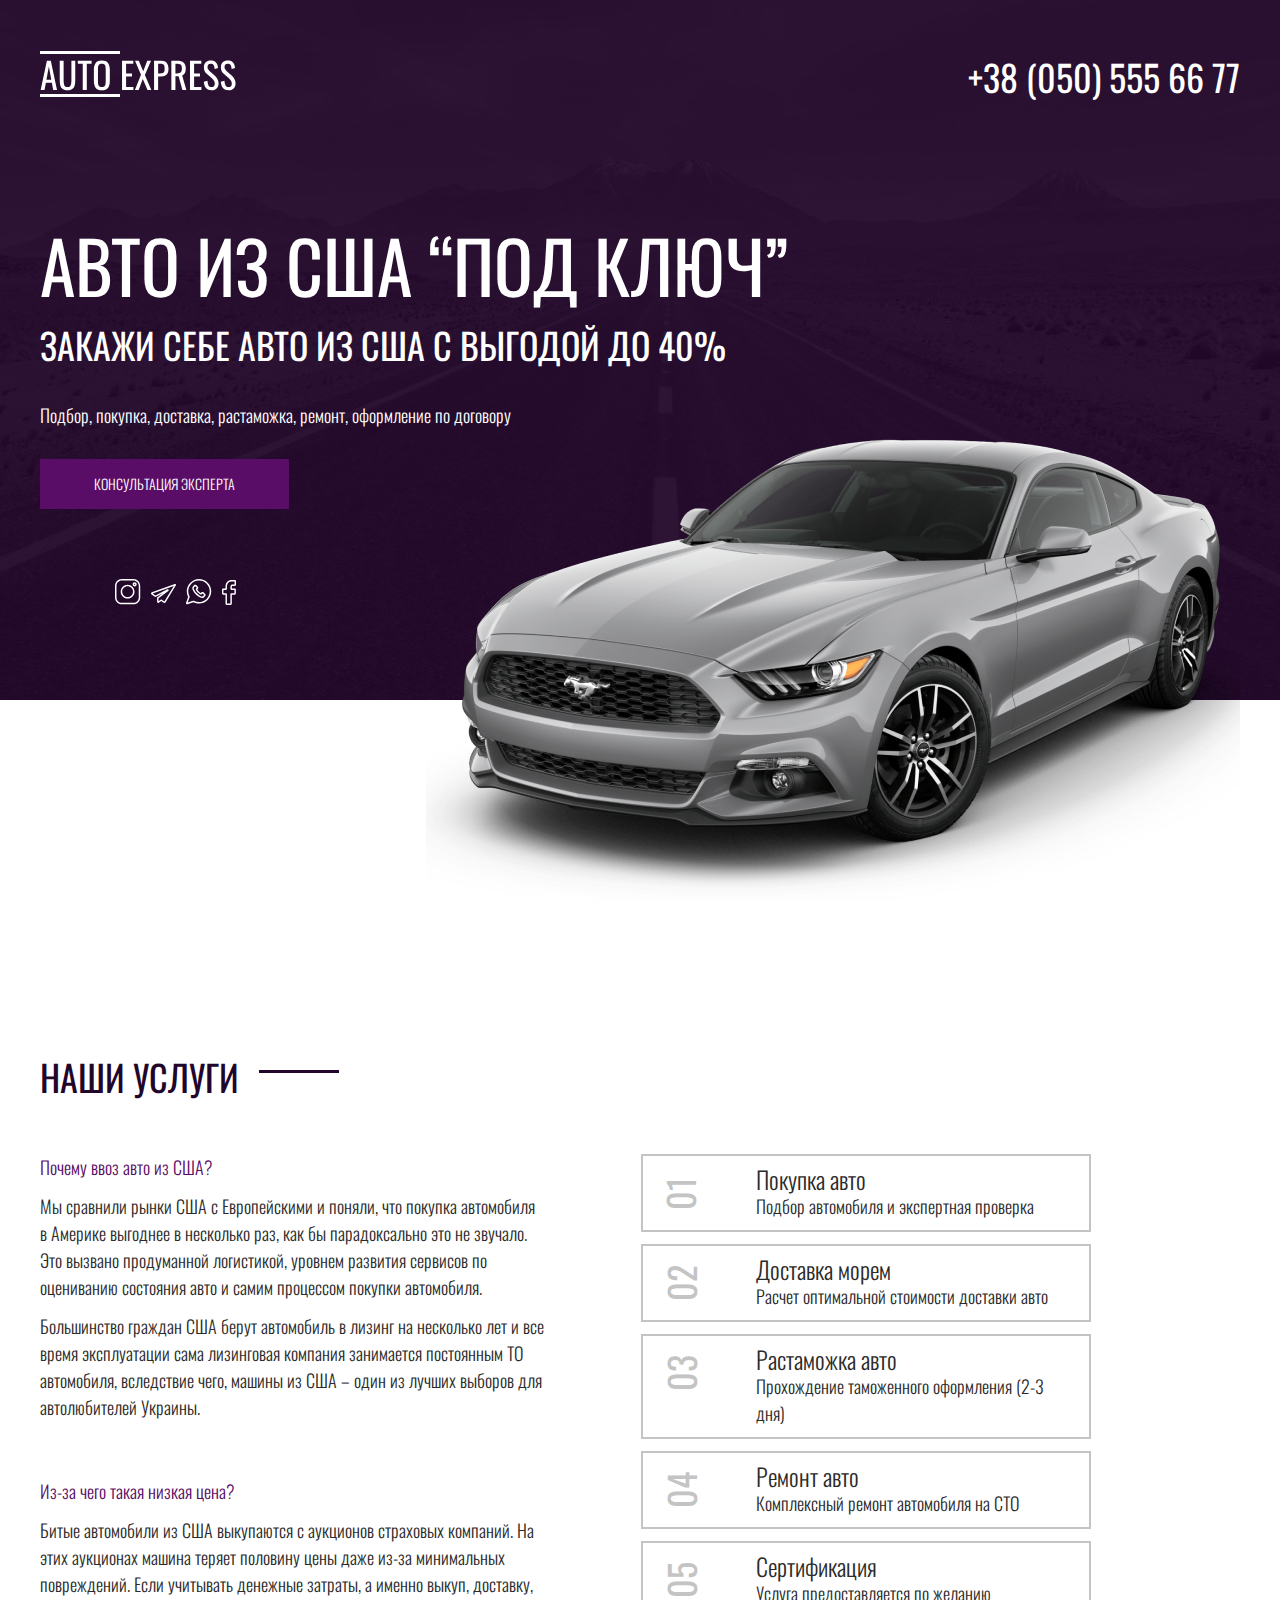
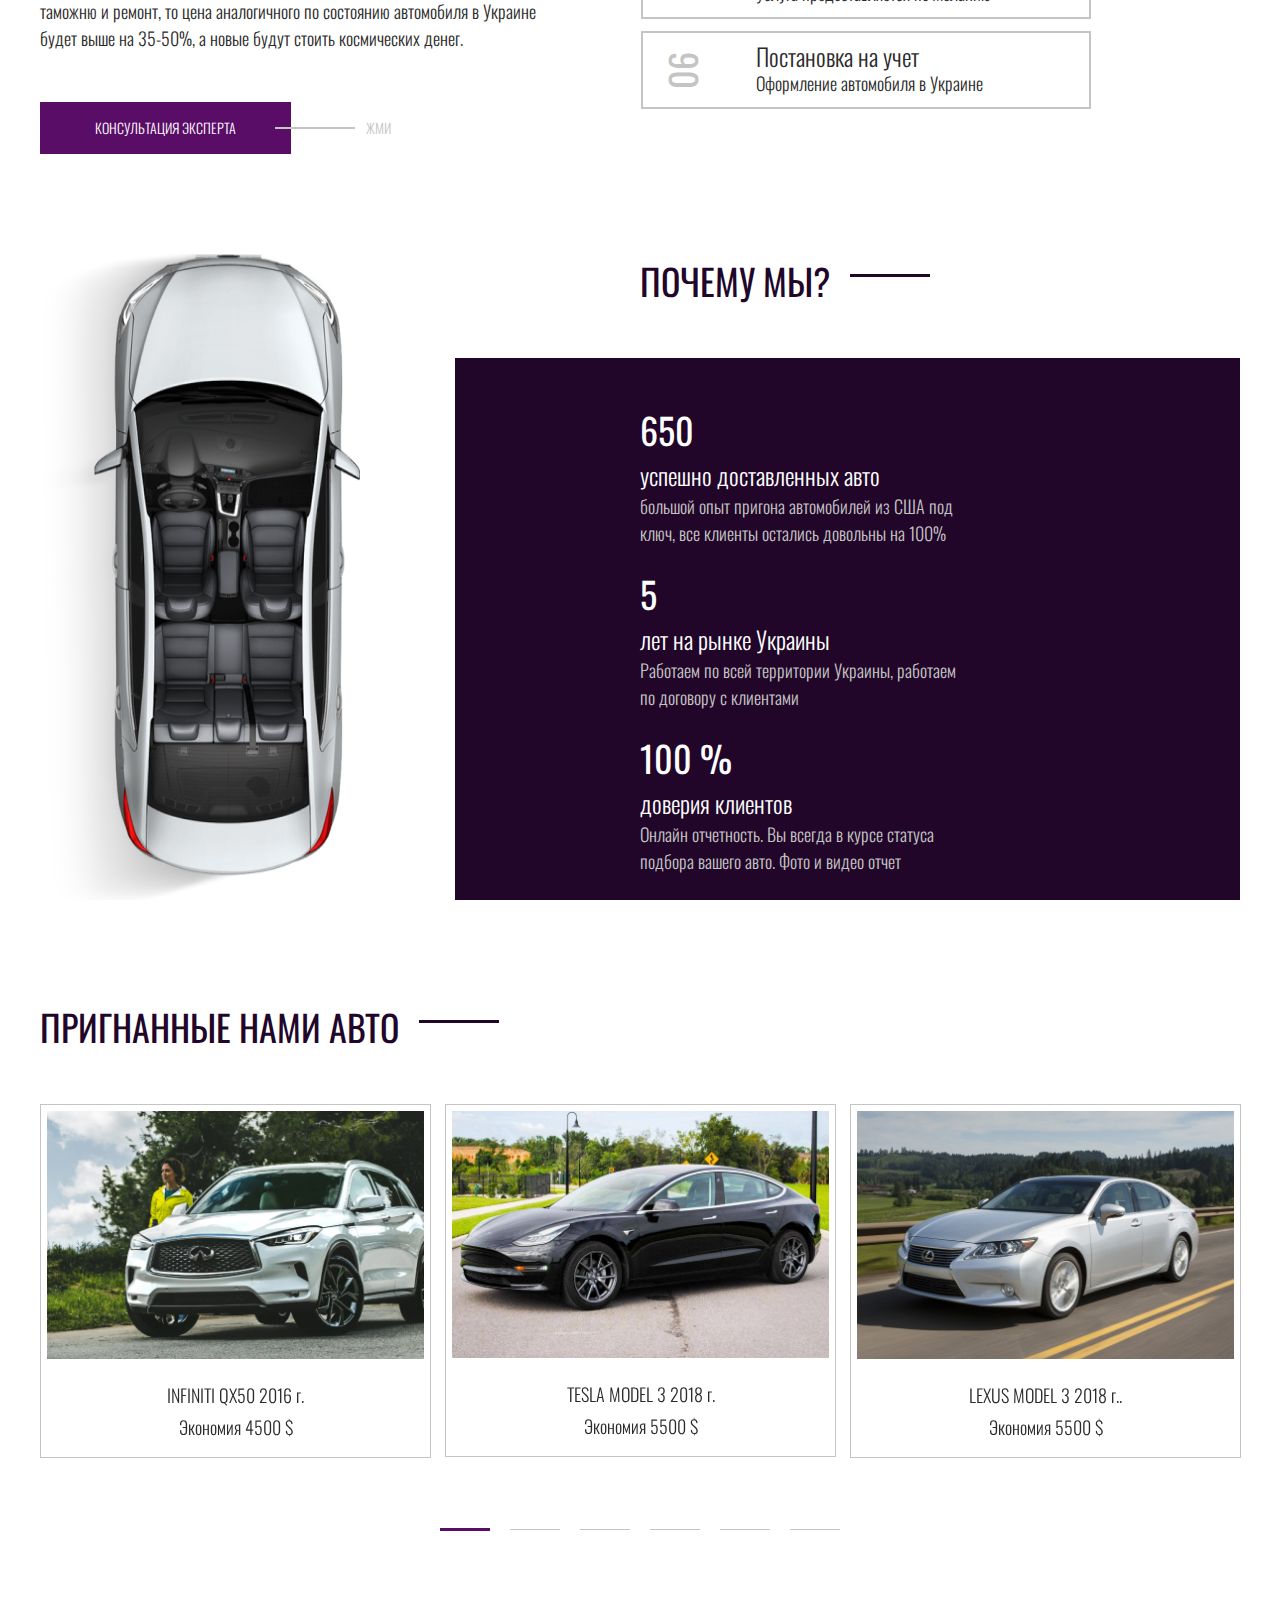
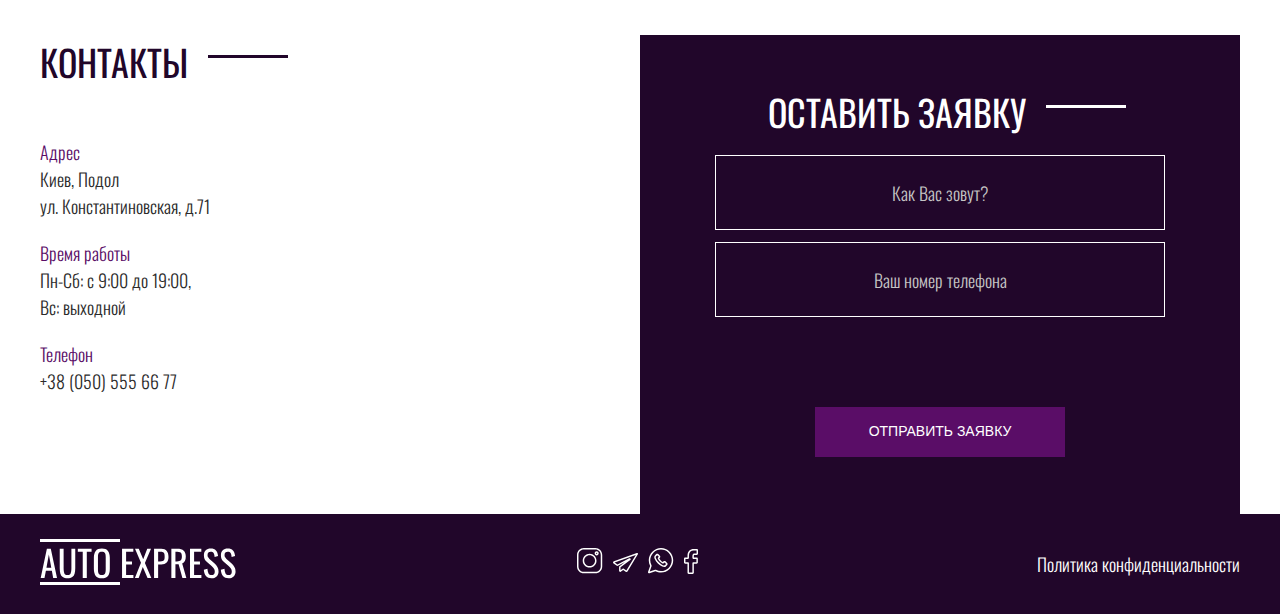
<file: auto/index.html>
<!DOCTYPE html>
<html lang="ru">

<head>
    <meta charset="UTF-8">
    <meta name="viewport" content="width=device-width, initial-scale=1.0">
    <meta http-equiv="X-UA-Compatible" content="ie=edge">
    <title>Document</title>
    <link rel="preconnect" href="https://fonts.gstatic.com">
    <link href="https://fonts.googleapis.com/css2?family=Oswald:wght@300;400&display=swap" rel="stylesheet">
    <link rel="stylesheet" href="css/reset.css">
    <link rel="stylesheet" href="css/slick.css">
    <link rel="stylesheet" href="css/jquery.fancybox.css">
    <link rel="stylesheet" href="css/style.css">
</head>

<body>

    <header class="header">
        <div class="container">
            <div class="header__top">
                <a class="logo" href="#">
                    <img class="logo__img" src="images/logo.svg" alt="logo">
                </a>
                <a class="phone" href="tel:+380505556677">+38 (050) 555 66 77</a>
            </div>
            <div class="header__content">
                <h1 class="header__title">
                    авто из сша “под ключ”
                </h1>
                <h2 class="header__subtitle">
                    ЗАКАЖИ СЕБЕ АВТО ИЗ США С ВЫГОДОЙ ДО 40%
                </h2>
                <p class="header__text">
                    Подбор, покупка, доставка, растаможка, ремонт, оформление по договору
                </p>
                <a class="button" href="#">КОНСУЛЬТАЦИЯ ЭКСПЕРТА</a>
                <div class="social header__social">
                    <a class="social__link" href="#">
                        <img class="social__img" src="images/icon/instagram.svg" alt="instagram icon">
                    </a>
                    <a class="social__link" href="#">
                        <img class="social__img" src="images/icon/telegram.svg" alt="telegram icon">
                    </a>
                    <a class="social__link" href="#">
                        <img class="social__img" src="images/icon/whatsapp.svg" alt="whatsapp icon">
                    </a>
                    <a class="social__link" href="#">
                        <img class="social__img" src="images/icon/facebook.svg" alt="facebook icon">
                    </a>
                </div>
                <img class="header__images" src="images/ford-mustang.png" alt="fotd mustang">
            </div>
        </div>
    </header>
    <section class="services">
        <div class="container">
            <h2 class="title">НАШИ УСЛУГИ</h2>
            <div class="services__inner">
                <div class="services__content">
                    <div class="services__content-box">
                        <h6 class="services__content-title">
                            Почему ввоз авто из США?
                        </h6>
                        <div class="services__content-textbox">
                            <p class="services__content-text">
                                Мы сравнили рынки США с Европейскими и поняли, что покупка автомобиля в Америке выгоднее в несколько раз, как бы парадоксально это не звучало. Это вызвано продуманной логистикой, уровнем развития сервисов по оцениванию состояния авто и самим процессом
                                покупки автомобиля.
                            </p>
                            <p class="services__content-text">
                                Большинство граждан США берут автомобиль в лизинг на несколько лет и все время эксплуатации сама лизинговая компания занимается постоянным ТО автомобиля, вследствие чего, машины из США – один из лучших выборов для автолюбителей Украины.
                            </p>
                        </div>
                    </div>
                    <div class="services__content-box">
                        <h6 class="services__content-title">
                            Из-за чего такая низкая цена?
                        </h6>
                        <div class="services__content-textbox">
                            <p class="services__content-text">
                                Битые автомобили из США выкупаются с аукционов страховых компаний. На этих аукционах машина теряет половину цены даже из-за минимальных повреждений. Если учитывать денежные затраты, а именно выкуп, доставку, таможню и ремонт, то цена аналогичного по состоянию
                                автомобиля в Украине будет выше на 35-50%, а новые будут стоить космических денег.
                            </p>
                        </div>
                        <a class="button button--decor" href="#">КОНСУЛЬТАЦИЯ ЭКСПЕРТА</a>
                    </div>
                </div>
                <ol class="services__list">
                    <li class="services__item">
                        <p class="services__item-title">Покупка авто</p>
                        <p class="services__item-text">Подбор автомобиля и экспертная проверка</p>
                    </li>
                    <li class="services__item">
                        <p class="services__item-title">Доставка морем</p>
                        <p class="services__item-text">Расчет оптимальной стоимости доставки авто</p>
                    </li>
                    <li class="services__item">
                        <p class="services__item-title">Растаможка авто</p>
                        <p class="services__item-text">Прохождение таможенного оформления (2-3 дня)</p>
                    </li>
                    <li class="services__item">
                        <p class="services__item-title">Ремонт авто</p>
                        <p class="services__item-text">Комплексный ремонт автомобиля на СТО</p>
                    </li>
                    <li class="services__item">
                        <p class="services__item-title">Сертификация</p>
                        <p class="services__item-text">Услуга предоставляется по желанию</p>
                    </li>
                    <li class="services__item">
                        <p class="services__item-title">Постановка на учет</p>
                        <p class="services__item-text">Оформление автомобиля в Украине</p>
                    </li>
                </ol>
            </div>
        </div>
    </section>

    <section class="benefits">
        <div class="container">
            <div class="benefits__inner">
                <img class="benefits__images" src="images/car.png" alt="car">
                <div class="benefits__content">
                    <h2 class="title benefits__title">ПОЧЕМУ МЫ?</h2>
                    <ul class="benefits__list">
                        <li class="benefits__item"></li>
                        <p class="benefits__item-num">650</p>
                        <p class="benefits__item-title">успешно доставленных авто</p>
                        <p class="benefits__item-text">большой опыт пригона автомобилей из США под ключ, все клиенты остались довольны на 100%</p>
                        <li class="benefits__item"></li>
                        <p class="benefits__item-num">5</p>
                        <p class="benefits__item-title">лет на рынке Украины</p>
                        <p class="benefits__item-text">Работаем по всей территории Украины, работаем по договору с клиентами
                        </p>
                        <li class="benefits__item"></li>
                        <p class="benefits__item-num">100 %</p>
                        <p class="benefits__item-title">доверия клиентов</p>
                        <p class="benefits__item-text">Онлайн отчетность. Вы всегда в курсе статуса подбора вашего авто. Фото и видео отчет</p>
                    </ul>
                </div>
            </div>
        </div>
    </section>
    <section class="carousel">
        <div class="container">
            <h2 class="title">
                ПРИГНАННЫЕ НАМИ АВТО
            </h2>
            <div class="carousel__inner">
                <div class="carousel__item">
                    <div class="carousel__item-box">
                        <img class="carousel__item-img" src="images/carousel/1.jpg" alt="">
                        <h4 class="carousel__item-title">INFINITI QX50 2016 г.</h4>
                        <p class="carousel__item-text">Экономия 4500 $</p>
                    </div>
                </div>
                <div class="carousel__item">
                    <div class="carousel__item-box">
                        <img class="carousel__item-img" src="images/carousel/2.jpg" alt="">
                        <h4 class="carousel__item-title"> TESLA MODEL 3 2018 г.</h4>
                        <p class="carousel__item-text">Экономия 5500 $</p>
                    </div>
                </div>
                <div class="carousel__item">
                    <div class="carousel__item-box">
                        <img class="carousel__item-img" src="images/carousel/3.jpg" alt="">
                        <h4 class="carousel__item-title"> LEXUS MODEL 3 2018 г..</h4>
                        <p class="carousel__item-text">Экономия 5500 $</p>
                    </div>
                </div>
                <div class="carousel__item">
                    <div class="carousel__item-box">
                        <img class="carousel__item-img" src="images/carousel/1.jpg" alt="">
                        <h4 class="carousel__item-title">INFINITI QX50 2016 г.</h4>
                        <p class="carousel__item-text">Экономия 4500 $</p>
                    </div>
                </div>
                <div class="carousel__item">
                    <div class="carousel__item-box">
                        <img class="carousel__item-img" src="images/carousel/2.jpg" alt="">
                        <h4 class="carousel__item-title"> TESLA MODEL 3 2018 г.</h4>
                        <p class="carousel__item-text">Экономия 5500 $</p>
                    </div>
                </div>
                <div class="carousel__item">
                    <div class="carousel__item-box">
                        <img class="carousel__item-img" src="images/carousel/3.jpg" alt="">
                        <h4 class="carousel__item-title"> LEXUS MODEL 3 2018 г..</h4>
                        <p class="carousel__item-text">Экономия 5500 $</p>
                    </div>
                </div>
            </div>
        </div>
    </section>
    <section class="contacts">
        <div class="container">
            <div class="contacts__inner">
                <div class="contacts__info">
                    <h2 class="title">КОНТАКТЫ</h2>
                    <ul class="contacts__list">
                        <li class="contacts__item">
                            <p class="contacts__item-title">Адрес</p>
                            <p class="contacts__item-text">
                                Киев, Подол <br> ул. Константиновская, д.71</p>
                        </li>
                        <li class="contacts__item">
                            <p class="contacts__item-title">Время работы</p>
                            <p class="contacts__item-text">
                                Пн-Сб: с 9:00 до 19:00, <br> Вс: выходной
                            </p>
                        </li>
                        <li class="contacts__item">
                            <p class="contacts__item-title">Телефон</p>
                            <p class="contacts__item-text">+38 (050) 555 66 77</p>
                        </li>
                    </ul>
                </div>
                <div class="contacts__form">
                    <h2 class="title contacts__title">Оставить заявку</h2>
                    <input class="contacts__input" type="text" placeholder="Как Вас зовут?">
                    <input class="contacts__input" type="tel" placeholder="Ваш номер телефона">
                    <button class="contacts__btn button" type="submit">Отправить заявку</button>
                </div>
            </div>
        </div>
    </section>
    <footer class="footer">
        <div class="container">
            <div class="footer__inner">

                <a class="logo" href="#">
                    <img class="logo__img" src="images/logo.svg" alt="logo">
                </a>
                <div class="social footer__social">
                    <a class="social__link" href="#">
                        <img class="social__img" src="images/icon/instagram.svg" alt="instagram icon">
                    </a>
                    <a class="social__link" href="#">
                        <img class="social__img" src="images/icon/telegram.svg" alt="telegram icon">
                    </a>
                    <a class="social__link" href="#">
                        <img class="social__img" src="images/icon/whatsapp.svg" alt="whatsapp icon">
                    </a>
                    <a class="social__link" href="#">
                        <img class="social__img" src="images/icon/facebook.svg" alt="facebook icon">
                    </a>
                </div>
                <a class="footer__copy" href="#">Политика конфиденциальности</a>

            </div>
        </div>
    </footer>
    <script src="https://ajax.googleapis.com/ajax/libs/jquery/3.4.1/jquery.min.js"></script>
    <script src="js/slick.min.js"></script>
    <script src="js/jquery.fancybox.min.js"></script>
    <script src="js/main.js"></script>
</body>

</html>
</file>
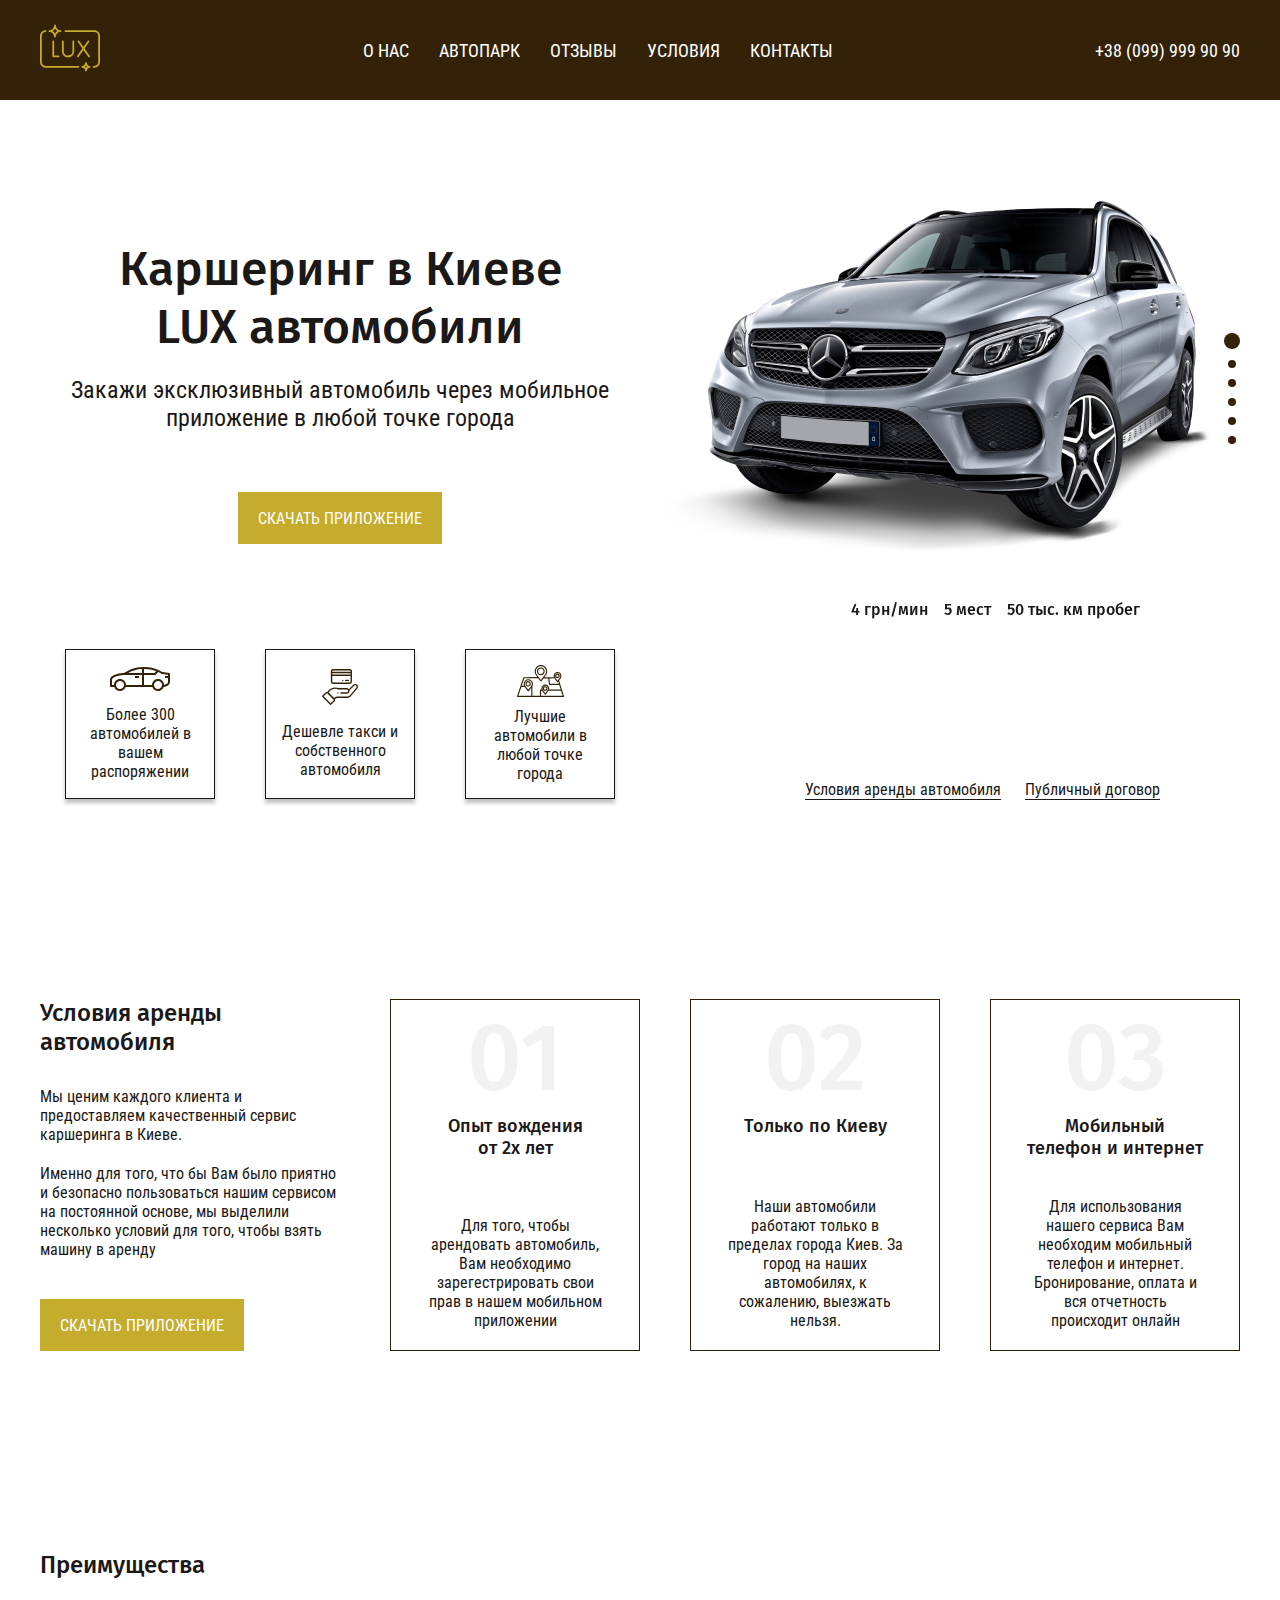
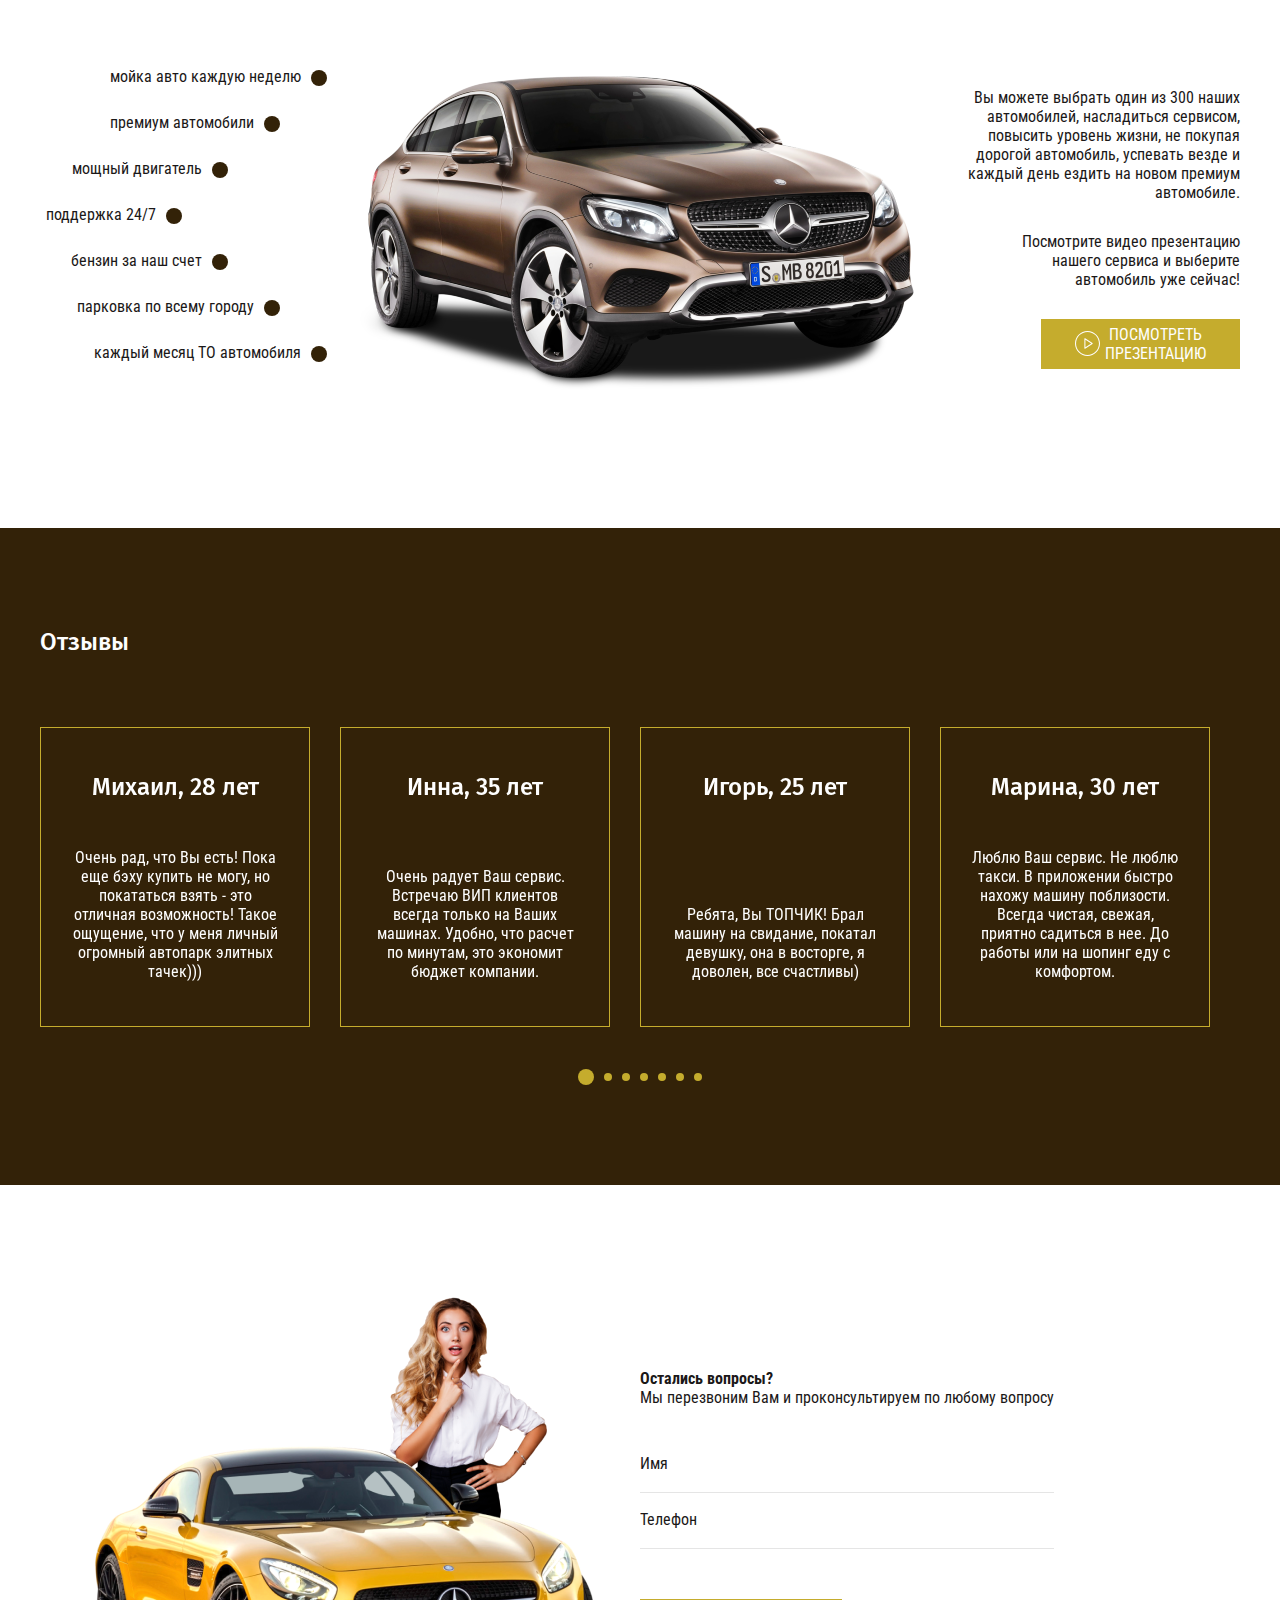
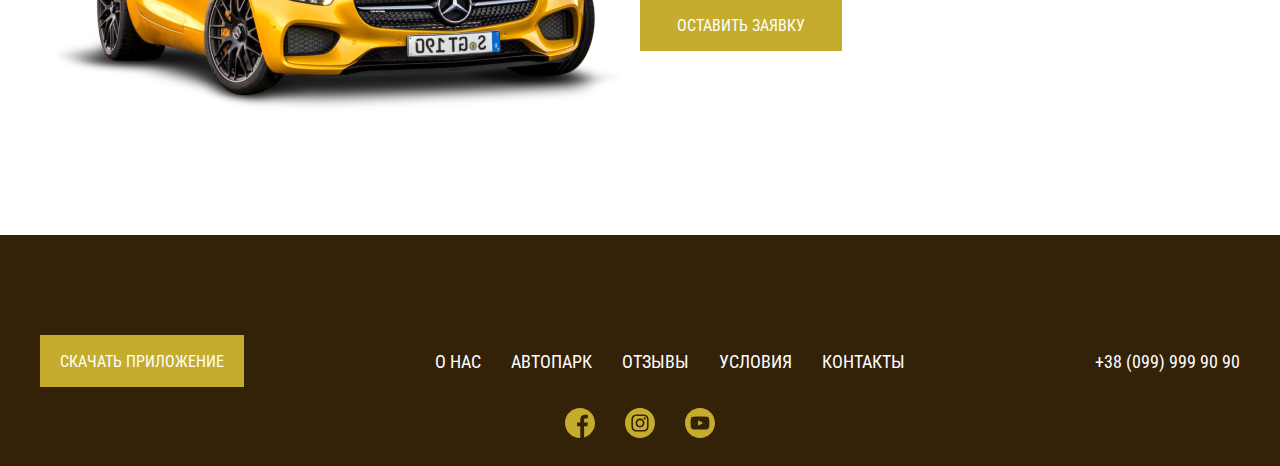
<file: car/index.html>
<!DOCTYPE html>
<html lang="ru">

<head>
  <meta charset="UTF-8">
  <meta name="viewport" content="width=device-width, initial-scale=1.0">
  <meta http-equiv="X-UA-Compatible" content="ie=edge">
  <title>Document</title>
  <link rel="preconnect" href="https://fonts.gstatic.com">
  <link href="https://fonts.googleapis.com/css2?family=Fira+Sans:wght@500&family=Roboto+Condensed&display=swap"
    rel="stylesheet">
  <link rel="stylesheet" href="css/reset.css">
  <link rel="stylesheet" href="css/slick.css">
  <link rel="stylesheet" href="css/jquery.fancybox.css">
  <link rel="stylesheet" href="css/style.css">
</head>

<body>
  <header class="header">
    <div class="container">
      <div class="header__inner">
        <a class="logo" href="#">
          <img class="logo__link" src="images/logo.svg" alt="logo">
        </a>
        <nav class="menu">
          <button class="menu__btn"></button>
          <ul class="menu__list">
            <li class="menu__item"><a class="menu__list-link" href="#">О НАС</a></li>
            <li class="menu__item"><a class="menu__list-link" href="#">АВТОПАРК</a></li>
            <li class="menu__item"><a class="menu__list-link" href="#">ОТЗЫВЫ</a></li>
            <li class="menu__item"><a class="menu__list-link" href="#">УСЛОВИЯ</a></li>
            <li class="menu__item"><a class="menu__list-link" href="#">КОНТАКТЫ</a></li>
          </ul>
        </nav>
        <a class="phone" href="tel:+380999999090">
          +38 (099) 999 90 90
        </a>
      </div>
    </div>
  </header>
  <section class="top">
    <div class="container">
      <div class="top__heading">
        <div class="top__content">
          <h1 class="top__title">
            Каршеринг в Киеве LUX автомобили
          </h1>
          <p class="top__text">
            Закажи эксклюзивный автомобиль через мобильное приложение в любой точке города
          </p>
          <a class="application-btn" href="#">Скачать приложение</a>
        </div>
        <div class="top__slider">

          <div class="top__slider-item">
            <img class="top__slider-images" src="images/slider-img.png" alt="">
            <p class="top__slider-text">
              <span>4 грн/мин</span> <span>5 мест</span> <span>50 тыс. км пробег</span>
            </p>
          </div>
          <div class="top__slider-item">
            <img class="top__slider-images" src="images/slider1-img.png" alt="">
            <p class="top__slider-text">
              <span>4 грн/мин</span> <span>5 мест</span> <span>20 тыс. км пробег</span>
            </p>
          </div>
          <div class="top__slider-item">
            <img class="top__slider-images" src="images/slider2-img.png" alt="">
            <p class="top__slider-text">
              <span>4 грн/мин</span> <span>5 мест</span> <span>25 тыс. км пробег</span>
            </p>
          </div>
          <div class="top__slider-item">
            <img class="top__slider-images" src="images/slider3-img.png" alt="">
            <p class="top__slider-text">
              <span>4 грн/мин</span> <span>5 мест</span> <span>30 тыс. км пробег</span>
            </p>
          </div>
          <div class="top__slider-item">
            <img class="top__slider-images" src="images/slider4-img.png" alt="">
            <p class="top__slider-text">
              <span>4 грн/мин</span> <span>5 мест</span> <span>5 тыс. км пробег</span>
            </p>
          </div>
          <div class="top__slider-item">
            <img class="top__slider-images" src="images/slider5-img.png" alt="">
            <p class="top__slider-text">
              <span>4 грн/мин</span> <span>5 мест</span> <span>10 тыс. км пробег</span>
            </p>
          </div>

        </div>
      </div>
      <div class="top__bottom">
        <div class="top__items">
          <div class="top__item">
            <img class="top__item-img" src="images/icon-1.svg" alt="">
            <p class="top__item-text">
              Более 300 автомобилей в вашем распоряжении
            </p>
          </div>
          <div class="top__item">
            <img class="top__item-img" src="images/icon-2.svg" alt="">
            <p class="top__item-text">
              Дешевле такси и собственного автомобиля
            </p>
          </div>
          <div class="top__item">
            <img class="top__item-img" src="images/icon-3.svg" alt="">
            <p class="top__item-text">
              Лучшие автомобили в любой точке города
            </p>
          </div>
        </div>
        <div class="top__links">
          <a class="top__link" href="#">Условия аренды автомобиля</a>
          <a class="top__link" href="#">Публичный договор</a>
        </div>
      </div>
    </div>
  </section>
  <section class="rent">
    <div class="container">
      <div class="rent__inner">
        <div class="rent__content">
          <h3 class="rent__title">
            Условия аренды автомобиля
          </h3>
          <p class="rent__text">
            Мы ценим каждого клиента и предоставляем качественный сервис каршеринга в Киеве.
          </p>
          <p class="rent__text">
            Именно для того, что бы Вам было приятно и безопасно пользоваться нашим сервисом на постоянной основе, мы
            выделили несколько условий для того, чтобы взять машину в аренду
          </p>
          <a class="application-btn" href="#">Скачать приложение</a>
        </div>
        <div class="rent__item">
          <div class="rent__item-num">01</div>
          <p class="rent__item-title">
            Опыт вождения <br> от 2х лет
          </p>
          <p class="rent__item-text">
            Для того, чтобы арендовать автомобиль, Вам необходимо зарегестрировать свои прав в нашем мобильном
            приложении
          </p>
        </div>
        <div class="rent__item">
          <div class="rent__item-num">02</div>
          <p class="rent__item-title">
            Только по Киеву
          </p>
          <p class="rent__item-text">
            Наши автомобили работают только в пределах города Киев. За город на наших автомобилях, к сожалению, выезжать
            нельзя.
          </p>
        </div>
        <div class="rent__item">
          <div class="rent__item-num">03</div>
          <p class="rent__item-title">
            Мобильный телефон и интернет
          </p>
          <p class="rent__item-text">
            Для использования нашего сервиса Вам необходим мобильный телефон и интернет. Бронирование, оплата и вся
            отчетность происходит онлайн
          </p>
        </div>
      </div>
    </div>
  </section>
  <section class="benefits">
    <div class="container">
      <h3 class="benefits__title">
        Преимущества
      </h3>
      <div class="benefits__items">
        <ul class="benefits__list">
          <li class="benefits__list-item">мойка авто каждую неделю</li>
          <li class="benefits__list-item">премиум автомобили</li>
          <li class="benefits__list-item">мощный двигатель</li>
          <li class="benefits__list-item">поддержка 24/7</li>
          <li class="benefits__list-item">бензин за наш счет</li>
          <li class="benefits__list-item">парковка по всему городу</li>
          <li class="benefits__list-item">каждый месяц ТО автомобиля</li>
        </ul>
        <img class="benefits__images" src="images/benefits.png" alt="">
        <div class="benefits__content">
          <p class="benefits__text">
            Вы можете выбрать один из 300 наших автомобилей, насладиться сервисом, повысить уровень жизни, не покупая
            дорогой автомобиль, успевать везде и каждый день ездить на новом премиум автомобиле.
          </p>
          <p class="benefits__text">
            Посмотрите видео презентацию нашего сервиса и выберите автомобиль уже сейчас!
          </p>
          <a class="video-popup" data-fancybox href="https://www.youtube.com/watch?v=_sI_Ps7JSEk">
            ПОСМОТРЕТЬ <br>
            ПРЕЗЕНТАЦИЮ
          </a>
        </div>
      </div>
    </div>
  </section>
  <section class="reviews">
    <div class="container">
      <h3 class="reviews__title">
        Отзывы
      </h3>
      <div class="reviews__slider">
        <div class="reviews__item">
          <p class="reviews__item-name">
            Михаил, 28 лет
          </p>
          <p class="reviews__item-text">
            Очень рад, что Вы есть!
            Пока еще бэху купить не могу, но покататься взять - это отличная возможность!
            Такое ощущение, что у меня личный огромный автопарк элитных тачек)))
          </p>
        </div>
        <div class="reviews__item">
          <p class="reviews__item-name">
            Инна, 35 лет
          </p>
          <p class="reviews__item-text">
            Очень радует Ваш сервис. Встречаю ВИП клиентов всегда только на Ваших машинах.
            Удобно, что расчет по минутам, это экономит бюджет компании.
          </p>
        </div>
        <div class="reviews__item">
          <p class="reviews__item-name">
            Игорь, 25 лет
          </p>
          <p class="reviews__item-text">
            Ребята, Вы ТОПЧИК!
            Брал машину на свидание, покатал девушку, она в восторге, я доволен, все счастливы)
          </p>
        </div>
        <div class="reviews__item">
          <p class="reviews__item-name">
            Марина, 30 лет
          </p>
          <p class="reviews__item-text">
            Люблю Ваш сервис. Не люблю такси. В приложении быстро нахожу машину поблизости.
            Всегда чистая, свежая, приятно садиться в нее. До работы или на шопинг еду с комфортом.
          </p>
        </div>
        <div class="reviews__item">
          <p class="reviews__item-name">
            Инна, 35 лет
          </p>
          <p class="reviews__item-text">
            Очень радует Ваш сервис. Встречаю ВИП клиентов всегда только на Ваших машинах.
            Удобно, что расчет по минутам, это экономит бюджет компании.
          </p>
        </div>
        <div class="reviews__item">
          <p class="reviews__item-name">
            Игорь, 25 лет
          </p>
          <p class="reviews__item-text">
            Ребята, Вы ТОПЧИК!
            Брал машину на свидание, покатал девушку, она в восторге, я доволен, все счастливы)
          </p>
        </div>
        <div class="reviews__item">
          <p class="reviews__item-name">
            Марина, 30 лет
          </p>
          <p class="reviews__item-text">
            Люблю Ваш сервис. Не люблю такси. В приложении быстро нахожу машину поблизости.
            Всегда чистая, свежая, приятно садиться в нее. До работы или на шопинг еду с комфортом.
          </p>
        </div>
      </div>
    </div>
  </section>
  <section class="feedback">
    <div class="container">
      <div class="feedback__inner">
        <img class="feedback__images" src="images/feedback-img.png" alt="">
        <form class="deedback__form">
          <h3 class="feedback__tittle">
            Остались вопросы?
          </h3>
          <p class="feedback__text">
            Мы перезвоним Вам и проконсультируем по любому вопросу
          </p>
          <input class="feedback__input" type="text" placeholder="Имя">
          <input class="feedback__input" type="text" placeholder="Телефон">
          <button class="feedback__btn" type="submit">ОСТАВИТЬ ЗАЯВКУ</button>
        </form>
      </div>
    </div>
  </section>
  <footer class="footer">
    <div class="container">
      <div class="footer__top">
        <a class="application-btn" href="#">Скачать приложение</a>
        <nav class="menu">
          <ul class="menu__list">
            <li class="menu__item"><a class="menu__list-link" href="#">О НАС</a></li>
            <li class="menu__item"><a class="menu__list-link" href="#">АВТОПАРК</a></li>
            <li class="menu__item"><a class="menu__list-link" href="#">ОТЗЫВЫ</a></li>
            <li class="menu__item"><a class="menu__list-link" href="#">УСЛОВИЯ</a></li>
            <li class="menu__item"><a class="menu__list-link" href="#">КОНТАКТЫ</a></li>
          </ul>
        </nav>
        <a class="phone" href="tel:+380999999090">
          +38 (099) 999 90 90
        </a>
      </div>
      <ul class="footer__social">
        <li class="footer__social-item">
          <a class="footer__social-link" href="#">
            <img class="footer__social-img" src="images/facebook.svg" alt="">
          </a>
        </li>
        <li class="footer__social-item">
          <a class="footer__social-link" href="#">
            <img class="footer__social-img" src="images/instagram.svg" alt="">
          </a>
        </li>
        <li class="footer__social-item">
          <a class="footer__social-link" href="#">
            <img class="footer__social-img" src="images/youtube.svg" alt="">
          </a>
        </li>
      </ul>
    </div>
  </footer>


  <script src="https://ajax.googleapis.com/ajax/libs/jquery/3.4.1/jquery.min.js"></script>
  <script src="js/slick.min.js"></script>
  <script src="js/jquery.fancybox.min.js"></script>
  <script src="js/main.js"></script>
</body>

</html>
</file>
<file: auto/css/style.css>
*,
        *::after,
        *::before {
            box-sizing: border-box;
        }
        
        body {
            font-family: 'Oswald', sans-serif;
            font-size: 18px;
            line-height: 27px;
            font-weight: 300;
            color: #2C2B2B;
        }
        
        a {
            text-decoration: none;
            color: inherit;
            display: inline-block;
        }
        
        .container {
            max-width: 1220px;
            margin-left: auto;
            margin-right: auto;
            padding: 0 10px;
        }
        
        .header {
            background-image: url(../images/header-bg.jpg);
            background-repeat: no-repeat;
            background-size: cover;
            background-position: top center;
            min-height: 700px;
            color: #FFFFFF;
        }
        
        .header__top {
            padding: 47px 0 45px;
            display: flex;
            justify-content: space-between;
            align-items: center;
        }
        
        .phone {
            font-weight: 400;
            font-size: 36px;
            line-height: 54px;
        }
        
        .header__content {
            padding-top: 60px;
            position: relative;
        }
        
        .header__title {
            font-size: 72px;
            font-weight: 400;
            line-height: 107px;
            text-transform: uppercase;
        }
        
        .header__subtitle {
            margin-bottom: 30px;
            font-size: 36px;
            line-height: 54px;
            font-weight: 400;
        }
        
        .header__text {
            margin-bottom: 30px;
            max-width: 800px;
        }
        
        .button {
            font-size: 14px;
            line-height: 21px;
            text-transform: uppercase;
            padding: 14px 54px 15px;
            background-color: #5A0D67;
            transition: all .5s;
        }
        
        .button:hover {
            background-color: #FFFFFF;
            color: #5A0D67;
        }
        
        .header__social {
            padding: 70px 0 20px 70px;
        }
        
        .social {
            display: flex;
            align-items: center;
        }
        
        .social__link {
            margin: 0 5px;
        }
        
        .header__images {
            position: absolute;
            right: 0;
            bottom: -270px;
        }
        
        .services {
            padding-top: 350px;
        }
        
        .title {
            color: #21062A;
            font-size: 36px;
            line-height: 54px;
            font-weight: 400;
            text-transform: uppercase;
            margin-bottom: 50px;
            position: relative;
        }
        
        .title::after {
            content: '';
            width: 80px;
            height: 3px;
            background-color: #21062A;
            position: absolute;
            top: 20px;
            margin-left: 20px;
        }
        
        .services__inner {
            display: flex;
            margin-bottom: 100px;
        }
        
        .services__content {
            width: 505px;
            margin-right: 96px;
        }
        
        .services__content-title {
            color: #5A0D67;
            font-size: 18px;
            line-height: 27px;
            font-weight: 300;
            margin-bottom: 12px;
        }
        
        .services__content-textbox {
            margin-bottom: 57px;
        }
        
        .services__content-text {
            margin-bottom: 12px;
        }
        
        .button--decor {
            margin-top: -7px;
            color: #FFFFFF;
            border: 1px solid #5A0D67;
            position: relative;
        }
        
        .button--decor::after {
            content: "ЖМИ";
            color: #C4C4C4;
            margin-left: 130px;
            position: absolute;
        }
        
        .button--decor::before {
            content: '';
            width: 80px;
            height: 2px;
            background-color: #C4C4C4;
            position: absolute;
            right: -65px;
            top: 24px;
        }
        
        .services__list {
            list-style: none;
            counter-reset: my-counter;
        }
        
        .services__item {
            counter-increment: my-counter;
            border: 2px solid #C4C4C4;
            margin-bottom: 12px;
            width: 450px;
            padding: 10px 15px 10px 113px;
            position: relative;
            transition: all .5s;
        }
        
        .services__item::before {
            content: '0' counter(my-counter);
            position: absolute;
            left: 20px;
            font-size: 36px;
            line-height: 54px;
            font-weight: 400;
            color: #C4C4C4;
            transform: rotate(270deg);
            transition: all .5s;
        }
        
        .services__item:hover {
            border: 2px solid #5A0D67;
            width: 500px;
        }
        
        .services__item:hover .services__item-title {
            color: #5A0D67;
        }
        
        .services__item:hover::before {
            color: #5A0D67;
        }
        
        .services__item-title {
            font-size: 24px;
            font-weight: 300;
        }
        
        .benefits {
            margin-bottom: 100px;
        }
        
        .benefits__inner {
            display: flex;
        }
        
        .benefits__images {
            margin-right: 95px;
        }
        
        .benefits__content {
            width: 100%;
            color: #FFFFFF;
        }
        
        .benefits__title {
            margin-left: 185px;
        }
        
        .benefits__list {
            list-style: none;
            background-color: #21062A;
            padding: 25px 0 25px 185px;
        }
        
        .benefits__item {
            width: 320px;
            margin-bottom: 20px;
        }
        
        .benefits__item-num {
            font-weight: 400;
            font-size: 36px;
            line-height: 54px;
        }
        
        .benefits__item-title {
            font-size: 24px;
            line-height: 36px;
            font-weight: 300;
        }
        
        .benefits__item-text {
            width: 316px;
            color: #C4C4C4;
        }
        
        .carousel {
            margin-bottom: 100px;
        }
        
        .carousel__inner {
            margin: 0 -7px;
        }
        
        .carousel__item {
            margin: 0 7px;
        }
        
        .carousel__item-box {
            border: 1px solid #C4C4C4;
            padding: 6px 6px 16px 6px;
            text-align: center;
            transition: all .5s;
        }
        
        .carousel__item-box:hover {
            color: #FFFFFF;
            background-color: #5A0D67;
            border-color: #5A0D67;
        }
        
        .carousel__item-img {
            max-width: 100%;
            margin-bottom: 23px;
        }
        
        .carousel__item-title {
            font-weight: 300;
            margin-bottom: 5px;
        }
        
        .carousel .slick-dots {
            display: flex;
            justify-content: center;
            margin-top: 50px;
            list-style: none;
        }
        
        .carousel .slick-dots button {
            font-size: 0;
            border: none;
            padding: 0;
            margin: 0 10px;
            background-color: #C4C4C4;
            width: 50px;
            height: 1px;
        }
        
        .carousel .slick-active button {
            height: 3px;
            background-color: #5A0D67;
        }
        
        .contacts__inner {
            display: flex;
            justify-content: space-between;
        }
        
        .contacts__list {
            list-style: none;
        }
        
        .contacts__item {
            margin-bottom: 20px;
        }
        
        .contacts__item-title {
            color: #5A0D67;
        }
        
        .contacts__form {
            background-color: #21062A;
            padding: 50px 75px 57px;
            text-align: center;
        }
        
        .contacts__title {
            margin-bottom: 16px;
            margin-left: 53px;
            color: #FFFFFF;
            text-align: left;
        }
        
        .contacts__title::after {
            background-color: #FFFFFF;
        }
        
        .contacts__input {
            background-color: transparent;
            width: 450px;
            height: 75px;
            color: #FFFFFF;
            border: 1px solid #FFFFFF;
            margin-bottom: 12px;
            display: block;
            font-size: 24px;
            padding: 0 15px;
            text-align: center;
        }
        
        .contacts__input::placeholder {
            text-align: center;
            font-family: 'Oswald', sans-serif;
            font-size: 18px;
            line-height: 27px;
            font-weight: 300;
            color: #C4C4C4;
        }
        
        .contacts__btn {
            border: none;
            color: #FFFFFF;
            margin-top: 78px;
            cursor: pointer;
        }
        
        .footer {
            background-color: #21062A;
        }
        
        .footer__inner {
            display: flex;
            justify-content: space-between;
            align-items: center;
            color: #FFFFFF;
            height: 100px;
        }
        
        @media (max-width: 1140px) {
            .services__item:hover {
                width: 450px;
            }
        }
        
        @media (max-width: 1024px) {
            .header__images {
                width: 80%;
            }
            .services {
                padding-top: 250px;
            }
            .services__inner {
                flex-wrap: wrap;
            }
            .services__list {
                order: -1;
                margin-bottom: 30px;
                width: 100%;
            }
            .services__item {
                width: 100%;
            }
            .services__item:hover {
                width: 100%;
            }
            .services__content {
                width: 100%;
                margin-right: 0;
            }
            .benefits__images {
                display: none;
            }
        }
        
        @media (max-width: 900px) {
            .phone {
                font-size: 24px;
                line-height: 36px;
            }
            .header__title {
                font-size: 54px;
                line-height: 74px;
            }
            .header__subtitle {
                font-size: 24px;
                line-height: 36px;
                margin-bottom: 20px;
            }
            .header__social {
                padding: 30px 0 20px 53px;
            }
            .contacts__inner {
                display: block;
                text-align: center;
            }
            .contacts__list {
                margin-bottom: 30px;
            }
            .contacts__input {
                width: 100%;
            }
            .contacts__btn {
                margin-top: 20px;
            }
            .contacts__title {
                text-align: center;
                margin-left: 0;
            }
        }
        
        @media (max-width: 768px) {
            .benefits__inner {
                text-align: center;
            }
            .benefits__list {
                padding: 25px 15px;
            }
            .benefits__item {
                width: 100%;
            }
            .benefits__title {
                margin-left: 0;
            }
            .benefits__item-text {
                text-align: center;
                width: 100%;
            }
        }
        
        @media(max-width: 650px) {
            .footer__inner {
                flex-wrap: wrap;
                justify-content: center;
                height: auto;
                padding: 20px 0;
                text-align: center;
            }
            .footer__social {
                width: 100%;
                justify-content: center;
                margin: 25px 0;
            }
        }
        
        @media (max-width: 600px) {
            .header__content {
                padding-top: 0;
                text-align: center;
            }
            .header__social {
                padding: 30px 0 20px;
            }
            .social {
                justify-content: center;
            }
            .services {
                justify-content: center;
            }
            .title {
                font-size: 28px;
                line-height: 36px;
                margin-bottom: 30px;
                text-align: center;
            }
            .title::after {
                display: none;
            }
            body {
                font-size: 16px;
                line-height: 22px;
            }
            .services__item::before {
                top: 5px;
            }
            .services__content {
                text-align: center;
            }
            .benefits__item-num {
                font-size: 28px;
                line-height: 36px;
            }
            .carousel__item-img {
                width: 100%;
            }
        }
        
        @media (max-width: 520px) {
            .header__top {
                flex-wrap: wrap;
                justify-content: center;
                text-align: center;
            }
            .logo {
                margin-bottom: 20px;
                width: 100%;
            }
            .header__title {
                margin-bottom: 20px;
            }
            .header__images {
                position: static;
                width: 100%;
            }
            .services {
                padding-top: 50px;
            }
            .services__item {
                padding: 10px 15px 10px 60px;
            }
            .services__item::before {
                left: 11px;
            }
            .button--decor::before {
                right: -50px;
            }
            .button--decor::after {
                margin-left: 110px;
            }
            .services__inner,
            .benefits,
            .carousel {
                margin-bottom: 50px;
            }
            .carousel .slick-dots button {
                width: 10px;
            }
            .contacts__form {
                padding: 50px 10px 57px;
            }
            .button--decor::before,
            .button--decor::after {
                display: none;
            }
        }
        
        @media(max-width: 340px) {
            .header__title {
                font-size: 44px;
                line-height: 50px;
            }
        }
</file>
<file: car/css/style.css>
html{
    box-sizing: border-box;
}

*,
*::after,
*::before{
    box-sizing: inherit;
}

a{
    text-decoration: none;
}

.container{
    width: 1220px;
    padding: 0 10px;
    margin: 0 auto;
}

body{
    font-family: 'Roboto Condensed', sans-serif;
    font-weight: 400;
    font-size: 16px;
    line-height: 19px;
    color: #1b1818;
}

.header{
    background:#332208;
}

.header__inner{
    display: flex;
    justify-content: space-between;
    align-items: center;
    height: 100px;
}

.menu__list{
    display: flex;
}

.menu__item{
    margin: 0 15px;
}

.menu__list-link{
    text-transform: uppercase;
    color: #fefefe;
    font-size: 18px;
    line-height: 21px;
    padding-bottom: 5px;
    transition: all .5s;
    border-bottom: 1px solid transparent;
}

.menu__list-link:hover{
    border-bottom: 1px solid #fefefe;
}

.phone{
    color: #fefefe;
    font-size: 18px;
    line-height: 21px;
}

.top{
    padding-bottom: 100px;
}

.top__heading{
    display: flex;
    padding: 50px 0 30px;
}

.top__content{
    text-align: center;
    padding-top: 90px;
    width: 50%;
}

.top__title{
    font-family: 'Fira Sans', sans-serif;
    font-weight: 500;
    font-size: 48px;
    line-height: 58px;
    margin:0 auto 20px;
    max-width: 455px;
}

.top__text{
    font-size: 24px;
    line-height: 28px;
    margin:0 auto 60px;
    min-width: 470px;
}

.application-btn{
    text-transform: uppercase;
    color: #fefefe;
    background: #C5AC2D;
    padding: 16px 19px 15px;
    transition: all .5s;
    border: 1px solid transparent;
    display: inline-block;
}

.application-btn:hover{
    color: #C5AC2D;
    background: #fefefe;
    border: 1px solid #C5AC2D;
}

.top__slider{
    width: 50%;
}

.top__slider .slick-dots{
    position: absolute;
    right: 0;
    top: 50%;
    transform: translateY(-50%);
}

.slick-dots{
    list-style: none;
    text-align: center;
}

.slick-dots button{
    font-size: 0;
    width: 8px;
    height: 8px;
    background-color: #332208;
    border: none;
    border-radius: 50%;
    padding: 0;
}

.slick-active button{
    width: 16px;
    height: 16px;
}

.top__slider-text{
    font-family: 'Fira Sans', sans-serif;
    font-weight: 500;
    padding-right: 100px;
    text-align: right;
}

.top__slider-text span + span{
    padding-left: 12px;
}

.top__bottom{
    display: flex;
    align-items: flex-end;
    justify-content: space-between;
}

.top__items{
    width: 50%;
    display: flex;
    justify-content: space-around;
}

.top__item{
    border: 1px solid #1b1818;
    padding: 10px;
    width: 150px;
    height: 150px;
    display: flex;
    flex-direction: column;
    align-items: center;
    justify-content: space-around;
    text-align: center;
    box-shadow: 0px 4px 4px rgba(0, 0, 0, 0.25);
    cursor: pointer;
    transition: all .5s;
}

.top__item:hover{
    transform: scale(1.25);
}

.top__links{
    padding-right: 80px;
}

.top__link{
    color: #1b1818;
    border-bottom: 1px solid #1b1818;
}

.top__link + .top__link{
    margin-left: 20px;
}

.rent{
    padding: 100px 0;
}

.rent__inner{
    display: flex;
    justify-content: space-between;
}

.rent__content{
    width: 300px;
}

.rent__title{
    font-family: 'Fira Sans', sans-serif;
    font-weight: 500;
    font-size: 24px;
    line-height: 29px;
    margin-bottom: 30px;
}

.rent__text{
    margin-bottom: 20px;
}

.rent__text + .rent__text{
    margin-bottom: 40px;
}

.rent__item{
    border: 1px solid #332208;
    width: 250px;
    min-height: 350px;
    padding: 0 35px 20px;
    text-align: center;
    display: flex;
    flex-direction: column;
    justify-content: space-around;
}

.rent__item-num{
    font-family: 'Fira Sans', sans-serif;
    font-weight: 500;
    font-size: 96px;
    line-height: 115px;
    opacity: 0.05;
}

.rent__item-title{
    font-family: 'Fira Sans', sans-serif;
    font-weight: 500;
    font-size: 18px;
    line-height: 22px;
    margin-bottom: auto;
}

.benefits{
    padding: 100px 0;
}

.benefits__title{
    font-family: 'Fira Sans', sans-serif;
    font-weight: 500;
    font-size: 24px;
    line-height: 29px;
    margin-bottom: 48px;
}

.benefits__items{
    display: flex;
    justify-content: space-between;
    align-items: center;
}

.benefits__list{
    width: 300px;
    list-style: none;
}

.benefits__list-item{
    margin-bottom: 27px;
    padding-right: 26px;
    position: relative;
    text-align: right;
}

.benefits__list-item::after{
    content: '';
    position: absolute;
    width: 16px;
    height: 16px;
    border-radius: 50%;
    background: #332208;
    right: 0;
    top: 3px;
}

.benefits__content{
    width: 300px;
    text-align: right;
}

.benefits__list-item:nth-child(1),
.benefits__list-item:nth-child(7){
    margin-right: 13px;
}

.benefits__list-item:nth-child(2),
.benefits__list-item:nth-child(6){
    margin-right: 60px;
}

.benefits__list-item:nth-child(3),
.benefits__list-item:nth-child(5){
    margin-right: 112px;
}

.benefits__list-item:nth-child(4){
    margin-right: 158px;
}

.benefits__text{
    margin-bottom: 30px;
    text-align: right;
}

.benefits__text + .benefits__text{
    width: 267px;
    margin-left: auto;
}

.video-popup{
    background-color: #C5AC2D;
    text-transform: uppercase;
    color: #fefefe;
    padding: 6px 34px 6px 64px;
    text-align: center;
    display: inline-block;
    position: relative;
}

.video-popup::before{
    content: '';
    position: absolute;
    width: 25px;
    height: 25px;
    background-image: url('../images/video-btn.svg');
    top: 12px;
    left: 34px;
}

.reviews{
    padding: 100px 0;
    background-color: #332208;
    color: #fefefe;
}

.reviews__title{
    font-family: 'Fira Sans', sans-serif;
    font-weight: 500;
    font-size: 24px;
    line-height: 29px;
    margin-bottom: 70px;
}

.slick-initialized .reviews__item{
    display: flex;
}

.reviews__item{
    border: 1px solid #C5AC2D;
    padding: 45px 30px;
    flex-direction: column;
    justify-content: space-between;
    width: 270px;
    min-height: 300px;
    text-align: center;
    margin-right: 30px;
}

.reviews__item-name{
    font-family: 'Fira Sans', sans-serif;
    font-weight: 500;
    font-size: 24px;
    line-height: 29px;
}

.reviews__slider .slick-dots button{
    background-color: #C5AC2D;
}

.reviews__slider .slick-dots{
    display: flex;
    justify-content: center;
    align-items: center;
    margin-top: 35px;
}

.reviews__slider  button{
    margin: 0 5px;
    line-height: 12px;
}

.feedback{
    padding: 100px 0;
}

.feedback__inner{
    display: flex;
    align-items: center;
}

.feedback__images{
    width: 50%;
}

.feedback__form{
    width: 415px;
    margin: 0 auto;
}

.feedback__title{
    font-family: 'Fira Sans', sans-serif;
    font-weight: 500;
    font-size: 24px;
    line-height: 29px;
    margin-bottom: 5px;
}

.feedback__text{
margin-bottom: 30px;
}

.feedback__input{
   display: block;
   padding: 20px 0;
   width: 100%;
   border: none;
   border-bottom: 1px solid rgba(0, 0, 0, .1);
}

.feedback__input::placeholder{
    font-family: 'Roboto Condensed', sans-serif;
    font-weight: 400;
    font-size: 16px;
    line-height: 19px;
    color: #1b1818;
}

.feedback__btn{
    font-family: 'Roboto Condensed', sans-serif;
    font-weight: 400;
    text-transform: uppercase;
    color: #fefefe;
    border: 1px solid transparent;
    display: inline-block;
    padding: 16px 36px 15px;
    background-color: #C5AC2D;
    margin-top: 50px;
    font-size: 16px;
    line-height: 19px;
    cursor: pointer;
    transition: all .5s;
}

.feedback__btn:hover{
    background-color: #fefefe;
    color: #C5AC2D;
    border: 1px solid #C5AC2D;
}

.footer{
    padding: 100px 0 24px;
    background-color: #332208;
}

.footer__top{
    display: flex;
    justify-content: space-between;
    align-items: center;
    margin-bottom: 21px;
}

.footer__social{
    list-style: none;
    display: flex;
    align-items: center;
    justify-content: center;
}

.footer__social-link{
    margin: 0 15px;
}

.menu__btn{
    display: none;
}

@media(max-width: 1000px){
    .top__heading{
    display: block;
    }
    .top__content{
        width: 100%;
        padding-top: 30px;
    }
    .top__slider{
        width: 100%;
    }
    .top__bottom{
        display: block;
    }
    .top__links{
        padding-right: 0;
        padding-top: 50px;
        text-align: center;
    }
    .top__items{
        width: 100%;
    }
}

@media(max-width: 860px){
    .menu{
        order: 1;
    }
    .menu__list{
        display: block;
        position: absolute;
        top: 100px;
        left: 0;
        background-color: #332208;
        right: 0;
        text-align: center;
        padding: 20px 0;
        transform: translateY(-500px);
        transition: all .5s;
    }
    .menu__list.menu__list--active{
        transform: translateY(0);
    }
    .menu__list-link{
        padding: 20px 0;
        display: block;
    }
    .menu__btn{
        display: block;
        cursor: pointer;
        width: 35px;
        height: 24px;
        border: none;
        border-top: 2px solid #fefefe;
        border-bottom: 2px solid #fefefe;
        background-color: transparent;
        position: relative;
    }
    .menu__btn::before{
        content: '';
        position: absolute;
        width: 35px;
        height: 2px;
        background-color: #fefefe;
        left: 0;
        top: 9px;
    }
}

@media (max-width: 525px){
    .top__items{
        flex-wrap: wrap;
    }
    .top__item{
        margin: 20px;
    }
    .top__slider-text{
        padding-right: 0;
    }
}

@media (max-width: 410px){
    .top__item{
        width: 100%;
    }
    .top__links{
        text-align: center;
    }
    .top__link{
        margin: 10px 15px;
        display: inline-block;
    }
    .top__link + .top__link{
        margin-left: 0;
    }
}
</file>
